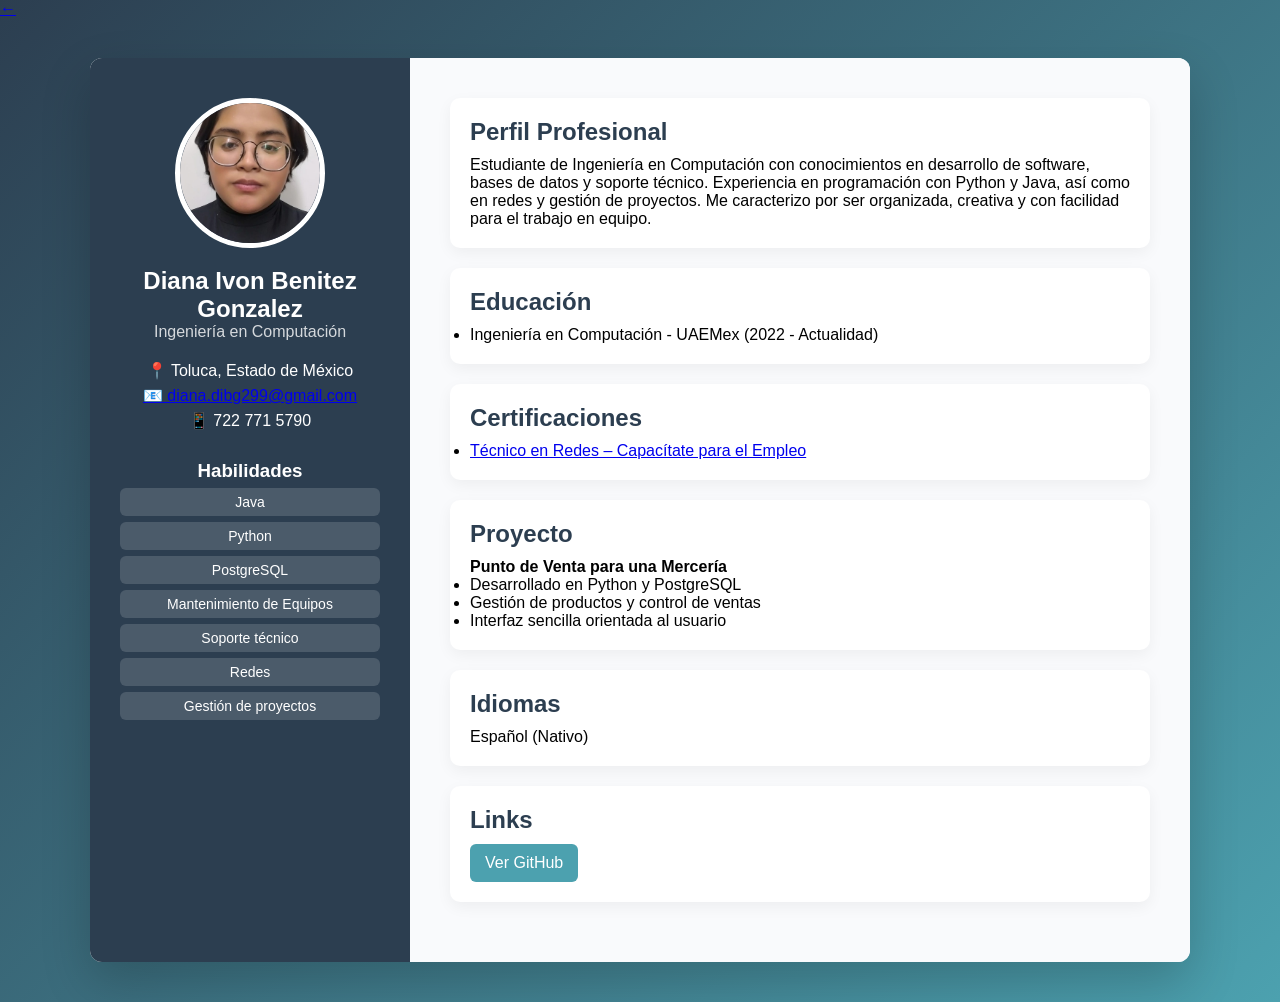
<file: index.html>
<!DOCTYPE html>
<html lang="es">
<head>
    <meta charset="UTF-8">
    <title>CV - Diana Ivon Benitez Gonzalez</title>
    <link rel="stylesheet" href="../../css/styles.css">
    <meta name="viewport" content="width=device-width, initial-scale=1.0">
</head>
<body class="cv">

<a href="../../index.html" class="back-btn">←</a>

<div class="wrapper">

    <aside class="sidebar">
        <img src="../../img/dibg.jpeg" alt="Foto de perfil" class="profile-pic">

        <h1 class="cv">Diana Ivon Benitez Gonzalez</h1>
        <p class="role">Ingeniería en Computación</p>

        <div class="contact">
            <p>📍 Toluca, Estado de México</p>
            <p>
                <a href="mailto:diana.dibg299@gmail.com?subject=Contacto desde portafolio" title="Enviar correo">
                    📧 diana.dibg299@gmail.com
                </a>
            </p>
            <p>📱 722 771 5790</p>
        </div>

        <div class="skills">
            <h3>Habilidades</h3>
            <div class="skill">Java</div>
            <div class="skill">Python</div>
            <div class="skill">PostgreSQL</div>
            <div class="skill">Mantenimiento de Equipos</div>
            <div class="skill">Soporte técnico</div>
            <div class="skill">Redes</div>
            <div class="skill">Gestión de proyectos</div>
        </div>
    </aside>

    <main class="content">

        <section class="card">
            <h2>Perfil Profesional</h2>
            <p>
                Estudiante de Ingeniería en Computación con conocimientos en desarrollo de software,
                bases de datos y soporte técnico. Experiencia en programación con Python y Java,
                así como en redes y gestión de proyectos. Me caracterizo por ser organizada,
                creativa y con facilidad para el trabajo en equipo.
            </p>
        </section>

        <section class="card">
            <h2>Educación</h2>
            <ul>
                <li>Ingeniería en Computación - UAEMex (2022 - Actualidad)</li>
            </ul>
        </section>

        <section class="card">
            <h2>Certificaciones</h2>
            <ul>
                <li>
                    <a href="https://capacitateparaelempleo.org/verifica/24856217-11ab-4bd0-b1be-85578f487aae/eaa507dd-9378-4bbf-8896-7ee02feea95f" target="_blank" title="Ver certificado">
                        Técnico en Redes – Capacítate para el Empleo
                    </a>
                </li>
            </ul>
        </section>

        <section class="card">
            <h2>Proyecto</h2>
            <p><strong>Punto de Venta para una Mercería</strong></p>
            <ul>
                <li>Desarrollado en Python y PostgreSQL</li>
                <li>Gestión de productos y control de ventas</li>
                <li>Interfaz sencilla orientada al usuario</li>
            </ul>
        </section>

        <section class="card">
            <h2>Idiomas</h2>
            <p>Español (Nativo)</p>
        </section>

        <section class="card">
            <h2>Links</h2>
            <a href="https://github.com/DDD989" target="_blank" class="btn">Ver GitHub</a>
        </section>

    </main>

</div>

</body>
</html>
</file>
<file: css/styles.css>
* {
    margin: 0;
    padding: 0;
    box-sizing: border-box;
}

body {
    font-family: 'Segoe UI', sans-serif;
    background: linear-gradient(135deg, #2c3e50, #4ca1af);
    min-height: 100vh;
}

/* LAYOUT */

.wrapper {
    display: flex;
    max-width: 1100px;
    margin: 40px auto;
    background: white;
    border-radius: 12px;
    overflow: hidden;
    box-shadow: 0 20px 50px rgba(0,0,0,0.2);
}

/* SIDEBAR */

.sidebar {
    background: #2c3e50;
    color: white;
    width: 320px;
    padding: 40px 30px;
    text-align: center;
}

.profile-pic {
    width: 150px;
    height: 150px;
    border-radius: 50%;
    object-fit: cover;
    border: 5px solid white;
    margin-bottom: 15px;
}

.role {
    opacity: 0.8;
    margin-bottom: 20px;
}

.contact p {
    margin: 6px 0;
}

/* SKILLS */

.skills {
    margin-top: 30px;
}

.skill {
    background: rgba(255,255,255,0.15);
    margin: 6px 0;
    padding: 6px;
    border-radius: 6px;
    font-size: 14px;
}

/* CONTENT */

.content {
    flex: 1;
    padding: 40px;
    background: #f9fafc;
}

.card {
    background: white;
    padding: 20px;
    margin-bottom: 20px;
    border-radius: 10px;
    box-shadow: 0 5px 15px rgba(0,0,0,0.05);
}

h2 {
    margin-bottom: 10px;
    color: #2c3e50;
}

/* BUTTON */

.btn {
    display: inline-block;
    padding: 10px 15px;
    background: #4ca1af;
    color: white;
    border-radius: 6px;
    text-decoration: none;
    transition: 0.3s;
}

.btn:hover {
    background: #2c3e50;
}

/* 📱 RESPONSIVE */

@media (max-width: 900px) {
    .wrapper {
        flex-direction: column;
    }

    .sidebar {
        width: 100%;
    }

    .content {
        padding: 25px;
    }

    .profile-pic {
        width: 120px;
        height: 120px;
    }
}

.controls {
    background: #1e293b;
    border: 1px solid #334155;
    border-radius: 12px;
    padding: 20px;
    margin-bottom: 25px;
    display: flex;
    gap: 12px;
    align-items: center;
    justify-content: flex-end;
    flex-wrap: wrap;
}

.controls label {
    color: #e2e8f0;
    font-weight: bold;
}

.controls select {
    padding: 10px 14px;
    border-radius: 8px;
    border: 1px solid #38bdf8;
    background: #0f172a;
    color: #e2e8f0;
    cursor: pointer;
}
</file>
